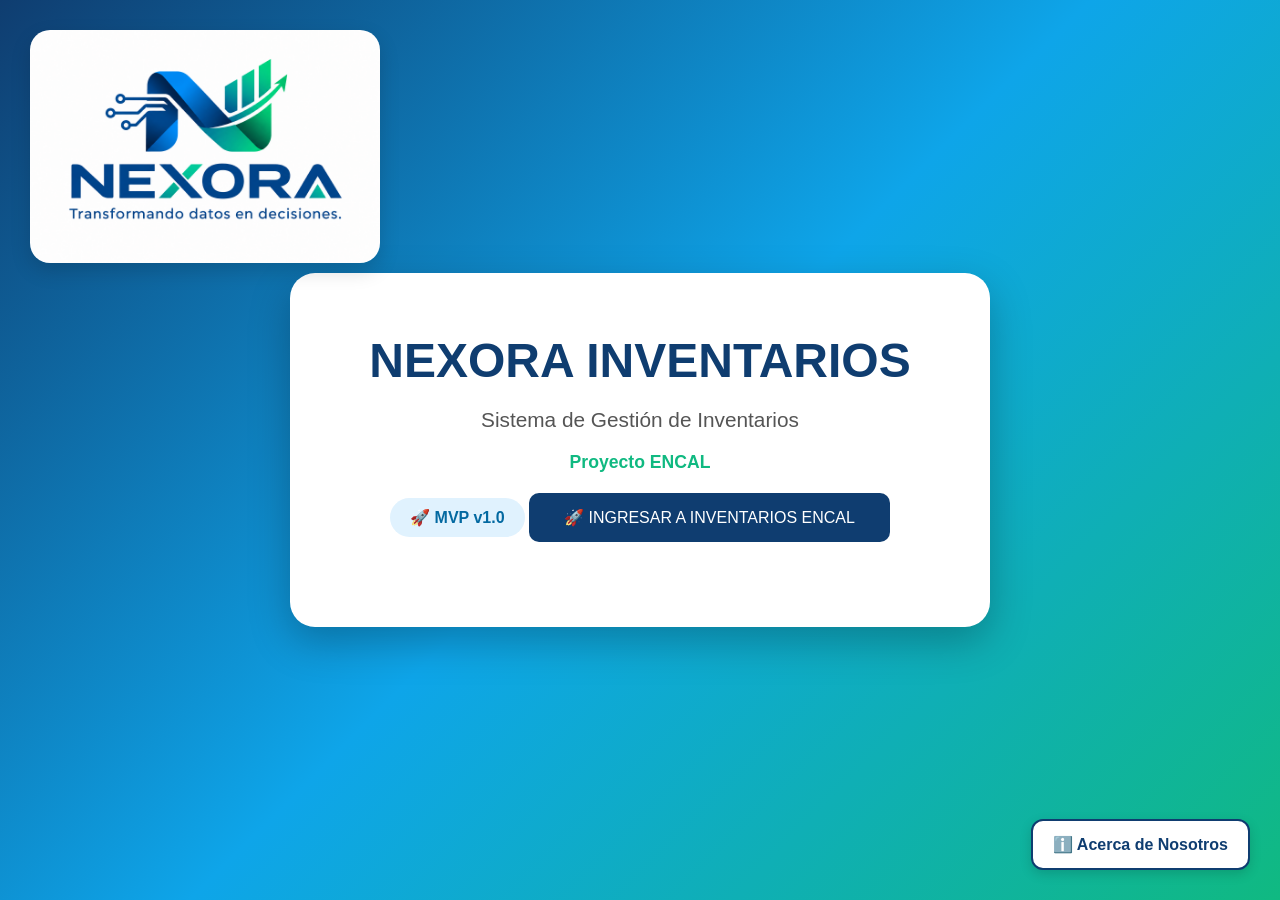
<file: index.html>
<!DOCTYPE html>
<html lang="es">
<head>
<meta charset="UTF-8">
<meta name="viewport" content="width=device-width, initial-scale=1.0">
<title>Nexora Inventarios ENCAL</title>

<link rel="stylesheet" href="style.css">

</head>
<body>

<div class="logo-corner">

    <img src="img/image.png"
            alt="Nexora">

</div>

<div class="hero">

    <div class="card">

        <h1>NEXORA INVENTARIOS</h1>

        <p class="subtitle">
            Sistema de Gestión de Inventarios
        </p>

        <p class="project">
            Proyecto ENCAL
        </p>

        <div class="version">
            🚀 MVP v1.0
        </div>

        <button onclick="window.location.href='login.html'">
            🚀 INGRESAR A INVENTARIOS ENCAL
        </button>

    </div>

</div>

<button
    class="btn-about"
    onclick="window.location.href='acerca.html'">

    ℹ️ Acerca de Nosotros

</button>

</body>
</html>
</file>
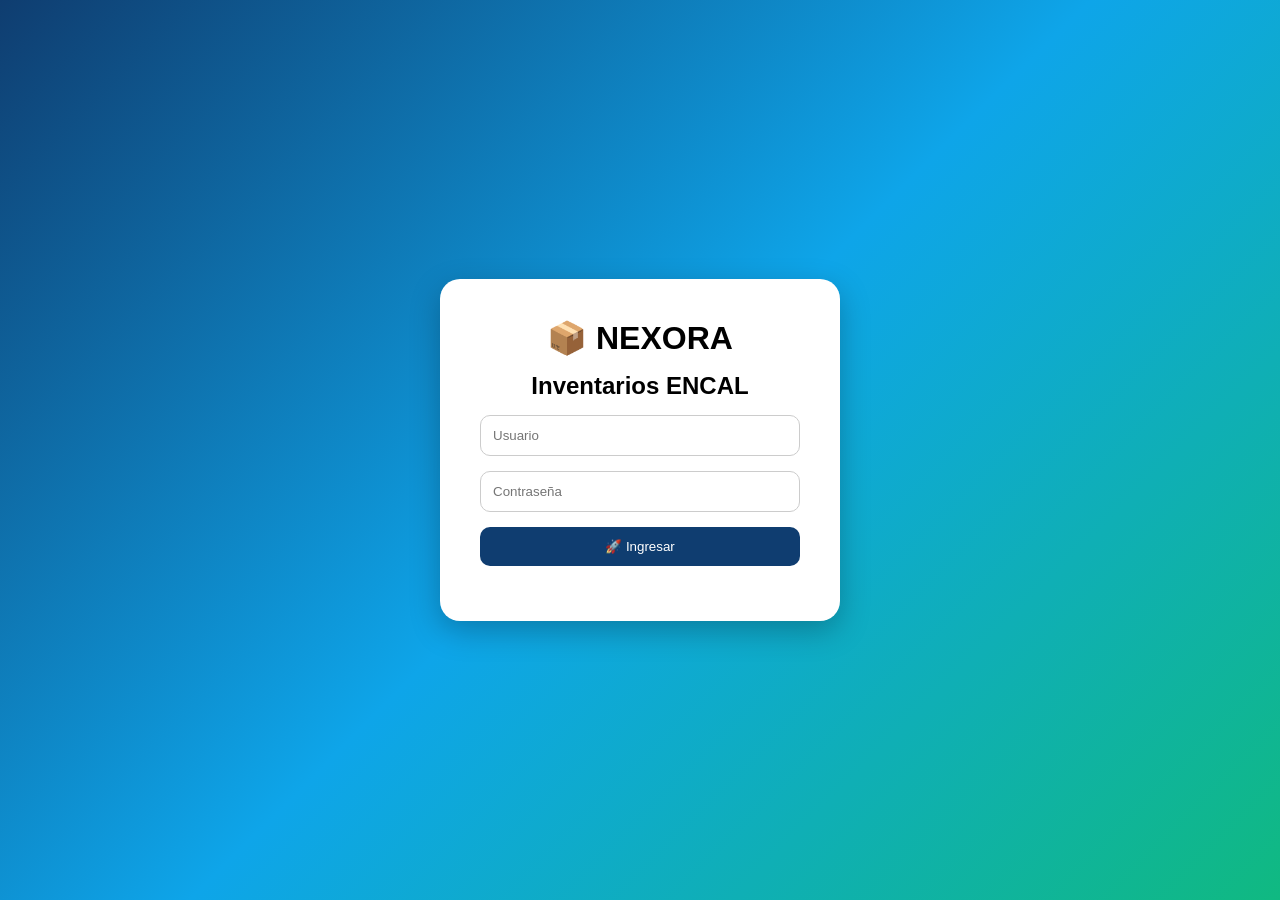
<file: login.html>
<!DOCTYPE html>
<html lang="es">

<head>
    <meta charset="UTF-8">
    <meta name="viewport" content="width=device-width, initial-scale=1.0">
    <title>Login - Nexora Inventarios</title>
    <link rel="stylesheet" href="login.css">
</head>

<body>

    <div class="login-card">

        <h1>📦 NEXORA</h1>

        <h2>Inventarios ENCAL</h2>

        <input
            type="text"
            id="usuario"
            placeholder="Usuario">

        <input
            type="password"
            id="password"
            placeholder="Contraseña">

        <button onclick="validarLogin()">
            🚀 Ingresar
        </button>

        <p id="mensaje"></p>

    </div>

<script src="login.js"></script>

</body>

</html>
</file>
<file: style.css>
*{
    margin:0;
    padding:0;
    box-sizing:border-box;
    font-family:'Segoe UI',sans-serif;
}

body{

    min-height:100vh;

    display:flex;
    justify-content:center;
    align-items:center;

    background:
    linear-gradient(
        135deg,
        #0f3d70,
        #0ea5e9,
        #10b981
    );
}

.hero{

    width:100%;
    padding:20px;

    display:flex;
    justify-content:center;
    align-items:center;
}

.card{

    background:white;

    width:100%;
    max-width:700px;

    border-radius:25px;

    text-align:center;

    padding:60px 40px;

    box-shadow:
    0 15px 40px rgba(0,0,0,.25);
}

h1{

    color:#0f3d70;

    font-size:3rem;

    margin-bottom:20px;
}

.subtitle{

    font-size:1.3rem;

    color:#555;

    margin-bottom:20px;
}

.project{

    color:#10b981;

    font-weight:bold;

    font-size:1.1rem;

    margin-bottom:20px;
}

.version{

    display:inline-block;

    background:#e0f2fe;

    color:#0369a1;

    padding:10px 20px;

    border-radius:50px;

    margin-bottom:30px;

    font-weight:600;
}

button{

    border:none;

    border-radius:10px;

    background:#0f3d70;

    color:white;

    padding:15px 35px;

    font-size:1rem;

    cursor:pointer;
}

button:hover{

    background:#0c2f56;
}

@media(max-width:768px){

    h1{

        font-size:2rem;
    }

    .card{

        padding:40px 25px;
    }

}

.logo-corner{

    position:absolute;

    top:30px;

    left:30px;
}

.logo-corner img{

    width:350px;

    height:auto;

    border-radius:20px;

    box-shadow:0 8px 20px rgba(0,0,0,.15);
}

.btn-about{

    position:fixed;

    bottom:30px;

    right:30px;

    background:white;

    color:#0f3d70;

    border:2px solid #0f3d70;

    padding:14px 20px;

    border-radius:12px;

    font-weight:bold;

    cursor:pointer;

    box-shadow:0 4px 12px rgba(0,0,0,.15);

        transition:.3s;
}

.btn-about:hover{

    background:#0f3d70;

    color:white;

    transform:translateY(-2px);
}
</file>
<file: login.css>
*{
    margin:0;
    padding:0;
    box-sizing:border-box;
    font-family:'Segoe UI',sans-serif;
}

body{

    min-height:100vh;

    display:flex;
    justify-content:center;
    align-items:center;

    background:linear-gradient(
        135deg,
        #0f3d70,
        #0ea5e9,
        #10b981
    );
}

.login-card{

    background:white;

    width:400px;

    padding:40px;

    border-radius:20px;

    box-shadow:0 10px 30px rgba(0,0,0,.25);

    display:flex;
    flex-direction:column;
    gap:15px;
}

h1,h2{

    text-align:center;
}

input{

    padding:12px;

    border:1px solid #ccc;

    border-radius:10px;
}

button{

    border:none;

    background:#0f3d70;

    color:white;

    padding:12px;

    border-radius:10px;

    cursor:pointer;
}

button:hover{

    background:#0c2f56;
}

#mensaje{

    text-align:center;
    color:red;
}
</file>
